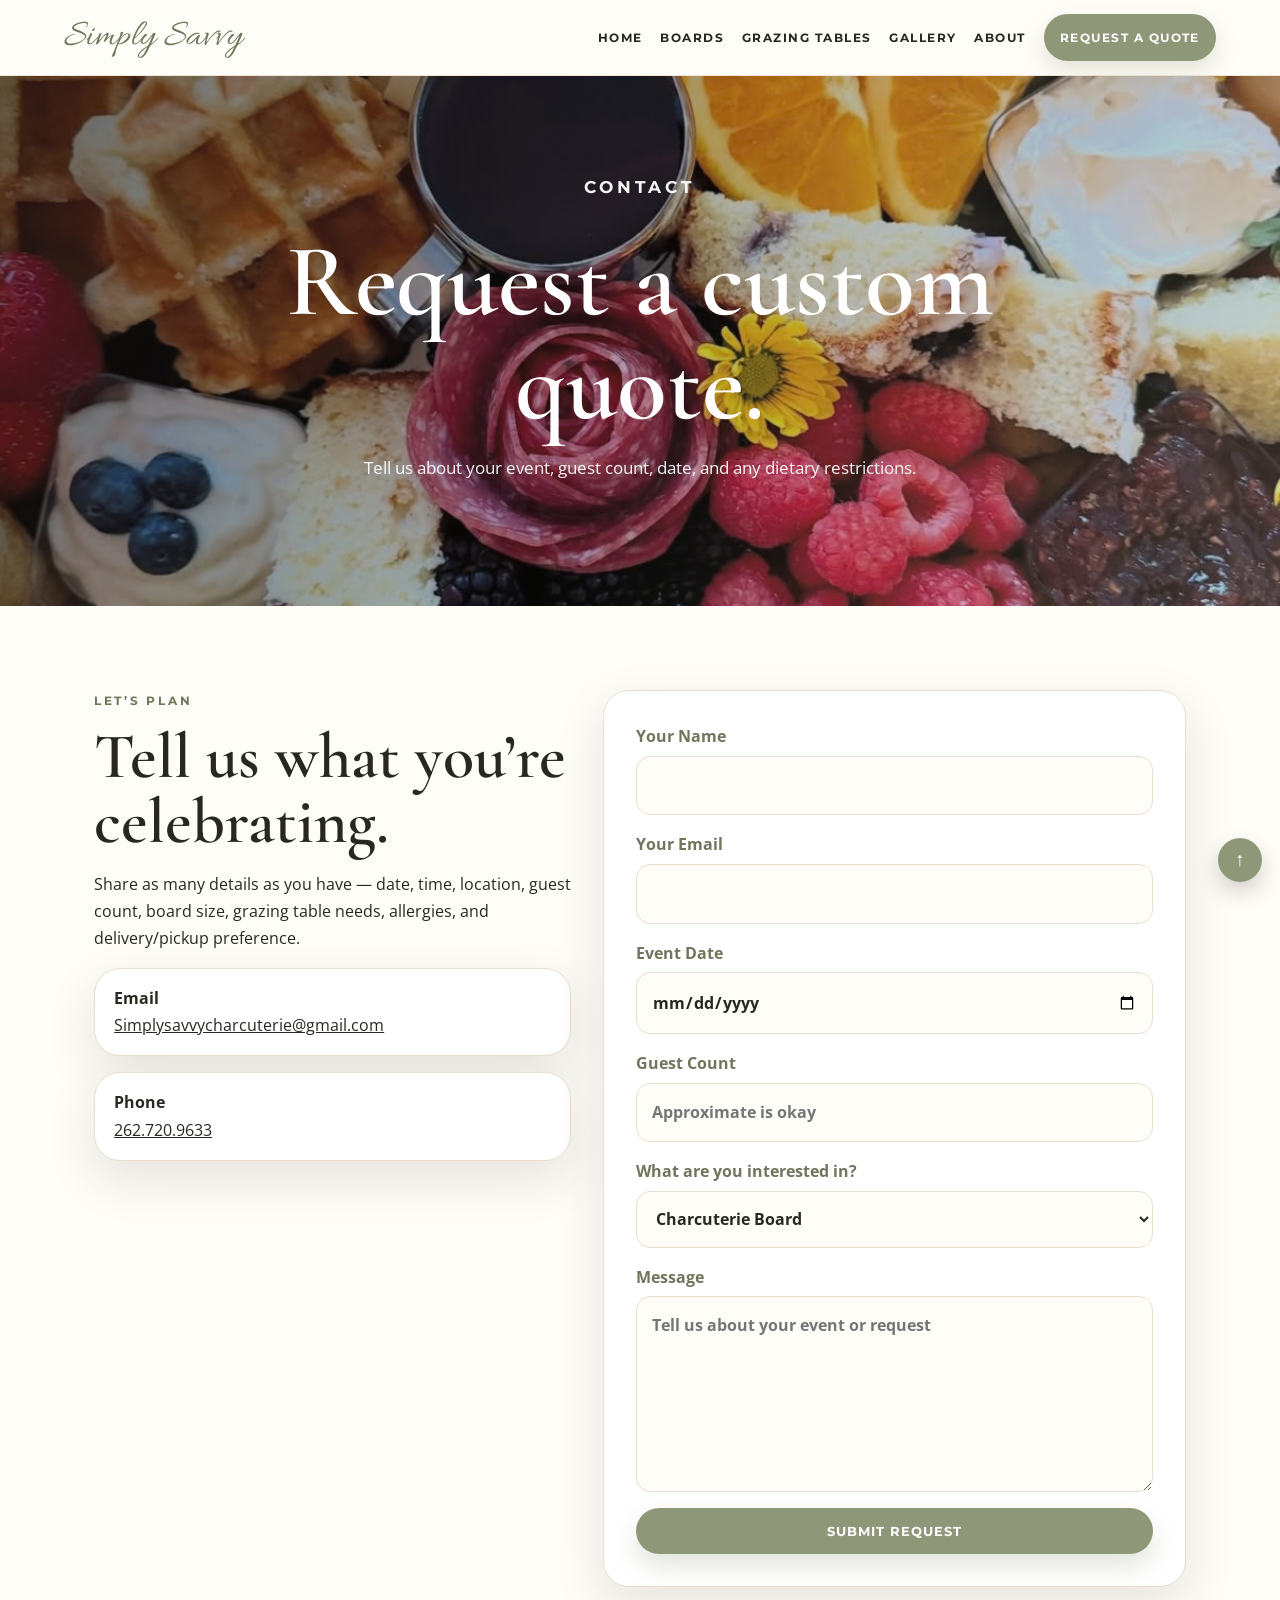
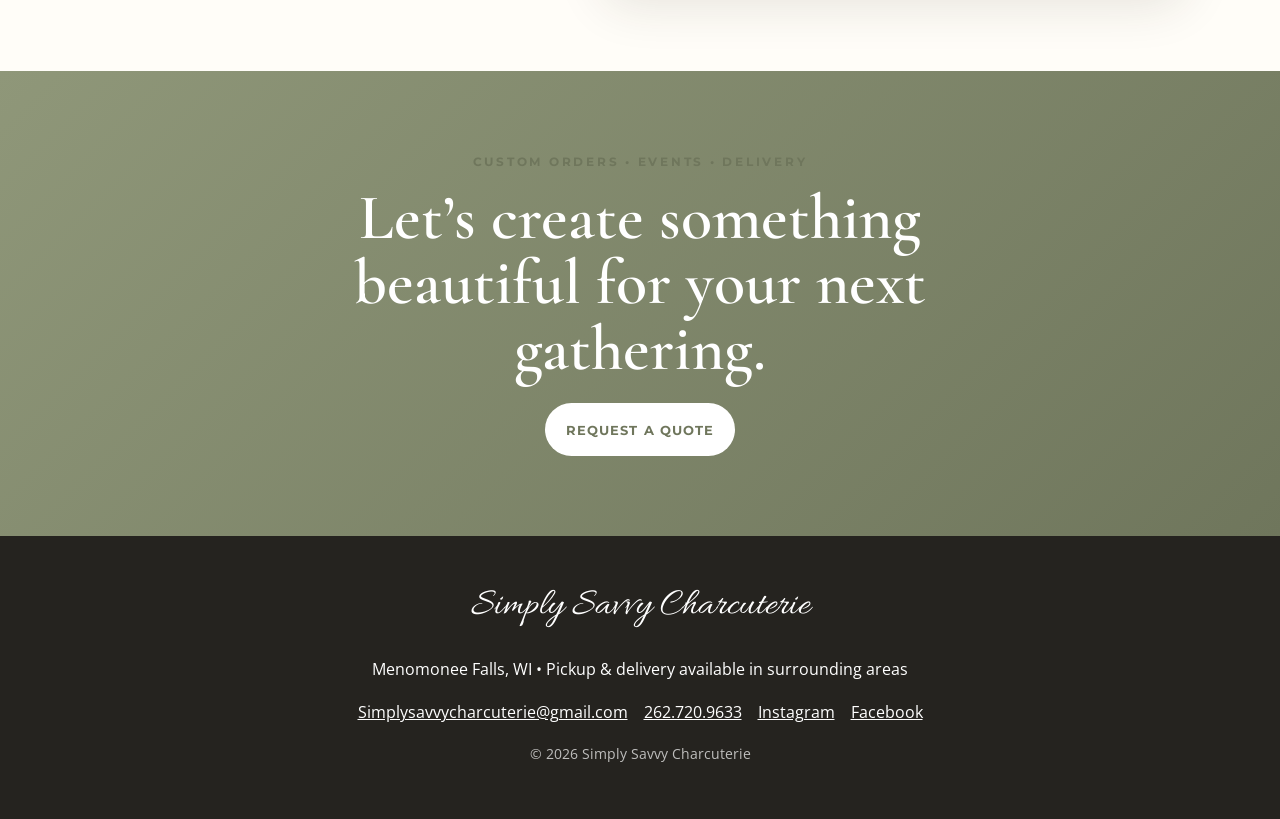
<file: contact.html>
<!DOCTYPE html>
<html lang="en">
<head>
  <meta charset="UTF-8" />
  <meta name="viewport" content="width=device-width, initial-scale=1.0" />
  <link rel="icon" href="favicon.jpg" type="image/png" />
  <link href="https://fonts.googleapis.com/css2?family=Allura&family=Cormorant+Garamond:wght@500;600;700&family=Montserrat:wght@400;500;600;700&family=Open+Sans:wght@400;500;600&display=swap" rel="stylesheet" />
  <link rel="stylesheet" href="styles.css" />
  <script async src="https://www.googletagmanager.com/gtag/js?id=G-SJ7EQNNYXX"></script>
  <script>
    window.dataLayer = window.dataLayer || [];
    function gtag(){dataLayer.push(arguments);}
    gtag('js', new Date());
    gtag('config', 'G-SJ7EQNNYXX');
  </script>

  <title>Contact | Simply Savvy Charcuterie</title>
  <meta name="description" content="Request a custom quote for charcuterie boards, cups, grazing tables, and events." />
</head>
<body>

  <nav class="site-nav">
    <a class="brand" href="index.html">Simply Savvy</a>
    <button class="nav-toggle" aria-label="Toggle navigation" onclick="document.body.classList.toggle('nav-open')">☰</button>
    <div class="nav-links">
      <a href="index.html">Home</a>
      <a href="boards.html">Boards</a>
      <a href="grazing.html">Grazing Tables</a>
      <a href="gallery.html">Gallery</a>
      <a href="about.html">About</a>
      <a class="nav-cta" href="contact.html">Request a Quote</a>
    </div>
  </nav>


  <header class="page-hero contact-hero"><div class="hero-overlay"></div><div class="page-inner reveal"><p class="eyebrow">Contact</p><h1>Request a custom quote.</h1><p>Tell us about your event, guest count, date, and any dietary restrictions.</p></div></header>
  <section class="section contact-section">
    <div class="contact-grid reveal">
      <div>
        <p class="eyebrow dark">Let’s plan</p>
        <h2>Tell us what you’re celebrating.</h2>
        <p>Share as many details as you have — date, time, location, guest count, board size, grazing table needs, allergies, and delivery/pickup preference.</p>
        <div class="contact-box"><strong>Email</strong><br><a href="mailto:Simplysavvycharcuterie@gmail.com">Simplysavvycharcuterie@gmail.com</a></div>
        <div class="contact-box"><strong>Phone</strong><br><a href="tel:2627209633">262.720.9633</a></div>
      </div>
      <form class="contact-form" name="contact" method="POST" data-netlify="true" action="/thank-you.html">
        <input type="hidden" name="form-name" value="contact" />
        <label>Your Name<input type="text" name="name" required /></label>
        <label>Your Email<input type="email" name="email" required /></label>
        <label>Event Date<input type="date" name="event-date" /></label>
        <label>Guest Count<input type="text" name="guest-count" placeholder="Approximate is okay" /></label>
        <label>What are you interested in?<select name="service"><option>Charcuterie Board</option><option>Char-Cutie Cups</option><option>Grazing Table</option><option>Brunch Board</option><option>Letter or Number Board</option><option>Specialty Board</option><option>Not sure yet</option></select></label>
        <label>Message<textarea name="message" rows="6" placeholder="Tell us about your event or request" required></textarea></label>
        <button class="btn primary" type="submit">Submit Request</button>
      </form>
    </div>
  </section>


  <section class="final-cta">
    <p class="eyebrow dark">Custom orders • events • delivery</p>
    <h2>Let’s create something beautiful for your next gathering.</h2>
    <a class="btn light" href="contact.html">Request a Quote</a>
  </section>
  <footer class="site-footer">
    <div class="footer-brand">Simply Savvy Charcuterie</div>
    <p>Menomonee Falls, WI • Pickup & delivery available in surrounding areas</p>
    <div class="footer-links">
      <a href="mailto:Simplysavvycharcuterie@gmail.com">Simplysavvycharcuterie@gmail.com</a>
      <a href="tel:2627209633">262.720.9633</a>
      <a href="https://www.instagram.com/simplysavvycharcuterie/" target="_blank" rel="noopener">Instagram</a>
      <a href="https://www.facebook.com/people/Simply-Savvy-Charcuterie/61576973744688/" target="_blank" rel="noopener">Facebook</a>
    </div>
    <p class="copyright">© 2026 Simply Savvy Charcuterie</p>
  </footer>
  <button class="back-to-top" onclick="window.scrollTo({ top: 0, behavior: 'smooth' })" aria-label="Back to top">↑</button>
  <script src="script.js"></script>

</body>
</html>
</file>
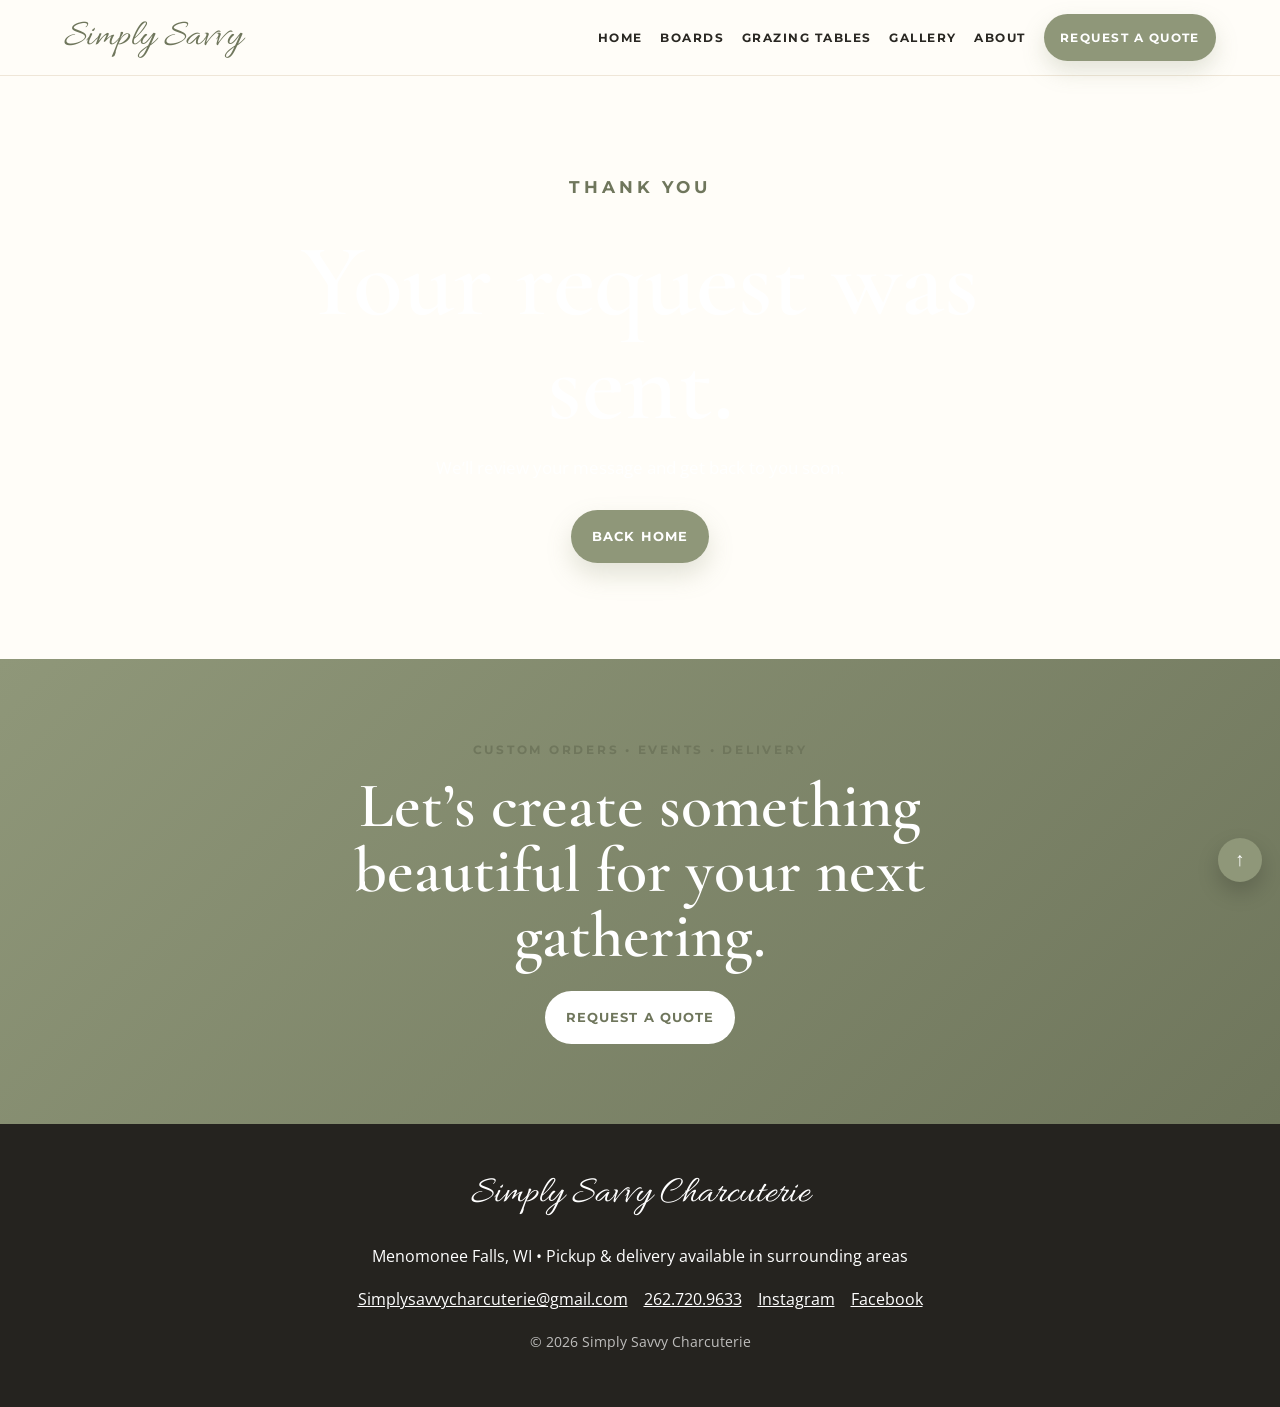
<file: thank-you.html>
<!DOCTYPE html>
<html lang="en">
<head>
  <meta charset="UTF-8" />
  <meta name="viewport" content="width=device-width, initial-scale=1.0" />
  <link rel="icon" href="favicon.jpg" type="image/png" />
  <link href="https://fonts.googleapis.com/css2?family=Allura&family=Cormorant+Garamond:wght@500;600;700&family=Montserrat:wght@400;500;600;700&family=Open+Sans:wght@400;500;600&display=swap" rel="stylesheet" />
  <link rel="stylesheet" href="styles.css" />
  <script async src="https://www.googletagmanager.com/gtag/js?id=G-SJ7EQNNYXX"></script>
  <script>
    window.dataLayer = window.dataLayer || [];
    function gtag(){dataLayer.push(arguments);}
    gtag('js', new Date());
    gtag('config', 'G-SJ7EQNNYXX');
  </script>

  <title>Thank You | Simply Savvy Charcuterie</title>
  <meta name="description" content="Thank you for contacting Simply Savvy Charcuterie." />
</head>
<body>

  <nav class="site-nav">
    <a class="brand" href="index.html">Simply Savvy</a>
    <button class="nav-toggle" aria-label="Toggle navigation" onclick="document.body.classList.toggle('nav-open')">☰</button>
    <div class="nav-links">
      <a href="index.html">Home</a>
      <a href="boards.html">Boards</a>
      <a href="grazing.html">Grazing Tables</a>
      <a href="gallery.html">Gallery</a>
      <a href="about.html">About</a>
      <a class="nav-cta" href="contact.html">Request a Quote</a>
    </div>
  </nav>


  <header class="page-hero"><div class="page-inner reveal"><p class="eyebrow dark">Thank you</p><h1>Your request was sent.</h1><p>We’ll review your message and get back to you soon.</p><a class="btn primary" href="index.html">Back Home</a></div></header>


  <section class="final-cta">
    <p class="eyebrow dark">Custom orders • events • delivery</p>
    <h2>Let’s create something beautiful for your next gathering.</h2>
    <a class="btn light" href="contact.html">Request a Quote</a>
  </section>
  <footer class="site-footer">
    <div class="footer-brand">Simply Savvy Charcuterie</div>
    <p>Menomonee Falls, WI • Pickup & delivery available in surrounding areas</p>
    <div class="footer-links">
      <a href="mailto:Simplysavvycharcuterie@gmail.com">Simplysavvycharcuterie@gmail.com</a>
      <a href="tel:2627209633">262.720.9633</a>
      <a href="https://www.instagram.com/simplysavvycharcuterie/" target="_blank" rel="noopener">Instagram</a>
      <a href="https://www.facebook.com/people/Simply-Savvy-Charcuterie/61576973744688/" target="_blank" rel="noopener">Facebook</a>
    </div>
    <p class="copyright">© 2026 Simply Savvy Charcuterie</p>
  </footer>
  <button class="back-to-top" onclick="window.scrollTo({ top: 0, behavior: 'smooth' })" aria-label="Back to top">↑</button>
  <script src="script.js"></script>

</body>
</html>
</file>
<file: styles.css>
:root{--sage:#8f9779;--sage-dark:#6f765c;--cream:#f7f2e9;--ivory:#fffdf8;--champagne:#d6b47d;--ink:#292722;--muted:#706d64;--line:#eadfce;--shadow:0 18px 50px rgba(50,42,28,.12)}
*{box-sizing:border-box}html{scroll-behavior:smooth}body{margin:0;font-family:'Open Sans',sans-serif;background:var(--ivory);color:var(--ink);line-height:1.7}img{max-width:100%;display:block}a{color:inherit}.site-nav{position:sticky;top:0;z-index:1000;display:flex;justify-content:space-between;align-items:center;padding:.9rem 5%;background:rgba(255,253,248,.92);backdrop-filter:blur(14px);border-bottom:1px solid rgba(234,223,206,.75)}.brand{font-family:'Allura',cursive;font-size:2.35rem;color:var(--sage-dark);text-decoration:none;line-height:1}.nav-links{display:flex;align-items:center;gap:1.1rem}.nav-links a{font-family:'Montserrat',sans-serif;font-size:.78rem;letter-spacing:.12em;text-transform:uppercase;text-decoration:none;font-weight:700;color:var(--ink)}.nav-links a:hover{color:var(--sage-dark)}.nav-cta{background:var(--sage);color:#fff!important;border-radius:999px;padding:.78rem 1rem;box-shadow:0 10px 22px rgba(143,151,121,.25)}.nav-toggle{display:none;background:transparent;border:0;font-size:1.7rem;color:var(--sage-dark)}.hero,.page-hero{position:relative;min-height:78vh;display:grid;place-items:center;text-align:center;color:#fff;padding:6rem 1rem;background-size:cover;background-position:center}.home-hero{background-image:url('assets/Banner Picture.png')}.boards-hero{background-image:url('assets/Large.jpg')}.grazing-hero{background-image:url('assets/Grazing.jpg')}.gallery-hero{background-image:url('assets/medium 3.jpg')}.about-hero{background-image:url('assets/Small board 2.jpg')}.contact-hero{background-image:url('assets/brunch new.jpg')}.hero-overlay{position:absolute;inset:0;background:linear-gradient(115deg,rgba(22,20,17,.62),rgba(22,20,17,.28),rgba(143,151,121,.28))}.hero-inner,.page-inner{position:relative;max-width:850px;z-index:1}.hero-logo{width:min(540px,86vw);margin:0 auto 1rem}.eyebrow{margin:0 0 .8rem;font-family:'Montserrat',sans-serif;font-size:.78rem;font-weight:700;letter-spacing:.22em;text-transform:uppercase;color:#fff}.eyebrow.dark{color:var(--sage-dark)}h1,h2,h3{font-family:'Cormorant Garamond',serif;line-height:1.02}h1{font-size:clamp(3rem,8vw,6.6rem);font-weight:600;margin:.2rem 0 1rem}h2{font-size:clamp(2.4rem,5vw,4.4rem);font-weight:600;margin:.2rem 0 1rem}h3{font-size:1.8rem;margin:.2rem 0 .55rem;color:var(--sage-dark)}.hero-copy,.page-inner p{font-size:1.08rem;max-width:680px;margin:0 auto 1.7rem;color:rgba(255,255,255,.95)}.button-row{display:flex;justify-content:center;gap:.9rem;flex-wrap:wrap}.btn{display:inline-flex;align-items:center;justify-content:center;border-radius:999px;padding:.95rem 1.35rem;text-decoration:none;font-family:'Montserrat',sans-serif;font-weight:700;font-size:.82rem;letter-spacing:.08em;text-transform:uppercase;border:0;cursor:pointer}.btn.primary{background:var(--sage);color:#fff;box-shadow:0 12px 24px rgba(143,151,121,.25)}.btn.light{background:#fff;color:var(--sage-dark)}.btn.outline{background:transparent;border:1px solid var(--sage);color:var(--sage-dark)}.section{padding:5.25rem 5%;max-width:1220px;margin:auto}.section.cream,.cream{background:var(--cream);max-width:none}.section-heading{text-align:center;max-width:760px;margin:0 auto 2.5rem}.intro-strip{text-align:center;max-width:920px;padding-top:4rem;padding-bottom:4rem}.intro-strip h2{font-size:clamp(2rem,4vw,3.5rem)}.script{font-family:'Allura',cursive;color:var(--champagne);font-size:2.4rem;margin:0}.center,.center-text{text-align:center}.feature-cards,.cards{display:grid;grid-template-columns:repeat(3,1fr);gap:1.4rem}.feature-card,.price-card,.mini-card,.testimonial,.contact-form,.contact-box,.details-grid>div{background:#fff;border:1px solid var(--line);border-radius:26px;box-shadow:var(--shadow);overflow:hidden}.feature-card img{height:320px;width:100%;object-fit:cover}.feature-card div,.price-card div,.mini-card{padding:1.4rem}.feature-card a{color:var(--sage-dark);font-weight:700;text-decoration:none}.split{display:grid;grid-template-columns:1fr 1fr;gap:3rem;align-items:center;max-width:1180px;margin:auto}.split img{border-radius:34px;box-shadow:var(--shadow);aspect-ratio:4/5;object-fit:cover;width:100%}.gallery-preview{display:grid;grid-template-columns:repeat(4,1fr);gap:1rem;margin-bottom:2rem}.gallery-preview img{height:280px;width:100%;object-fit:cover;border-radius:24px;box-shadow:var(--shadow)}.testimonial-grid,.details-grid{display:grid;grid-template-columns:repeat(3,1fr);gap:1.3rem;max-width:1120px;margin:auto}.testimonial{padding:1.5rem;font-style:italic}.stars{color:var(--champagne);font-style:normal;letter-spacing:.1em}.page-hero{min-height:55vh}.menu-layout{display:grid;grid-template-columns:repeat(2,1fr);gap:1.35rem}.price-card{display:grid;grid-template-columns:190px 1fr;align-items:center}.price-card img{height:100%;min-height:220px;width:100%;object-fit:cover}.price{font-weight:700;color:var(--sage-dark);font-size:1.05rem}.mini-card{text-align:center}.mini-card img{height:240px;width:100%;object-fit:cover;border-radius:18px;margin-bottom:1rem}.details-grid>div{padding:1.5rem;text-align:center}.luxury-gallery{display:grid;grid-template-columns:repeat(5,1fr);gap:1rem}.gallery-item{position:relative;overflow:hidden;border-radius:24px;background:var(--cream);box-shadow:var(--shadow);min-height:260px}.gallery-item img{width:100%;height:310px;object-fit:cover;transition:transform .4s ease}.gallery-item:hover img{transform:scale(1.04)}.gallery-item p{position:absolute;left:0;right:0;bottom:0;margin:0;padding:1rem;background:linear-gradient(transparent,rgba(0,0,0,.68));color:#fff;font-weight:700;text-align:center}.gallery-item.missing div{height:310px;display:grid;place-items:center;padding:1rem;text-align:center;color:var(--sage-dark)}.gallery-item.missing div:before{content:'Add photo to assets folder';}.note{text-align:center;color:var(--muted);margin-top:2rem}.narrow{max-width:820px}.narrow p{font-size:1.05rem}.contact-grid{display:grid;grid-template-columns:.9fr 1.1fr;gap:2rem;align-items:start}.contact-form{padding:2rem;display:grid;gap:1rem}.contact-form label{font-weight:700;color:var(--sage-dark)}input,textarea,select{width:100%;display:block;margin-top:.35rem;padding:.95rem;border:1px solid var(--line);border-radius:14px;font:inherit;background:#fffdf8;color:var(--ink)}.contact-box{padding:1rem 1.2rem;margin:1rem 0}.final-cta{background:linear-gradient(135deg,var(--sage),var(--sage-dark));color:#fff;text-align:center;padding:5rem 5%}.final-cta h2{max-width:800px;margin:.2rem auto 1.4rem}.site-footer{background:#25231f;color:#fff;text-align:center;padding:2.4rem 5%}.footer-brand{font-family:'Allura',cursive;font-size:2.4rem;color:#fff}.footer-links{display:flex;justify-content:center;gap:1rem;flex-wrap:wrap;margin:1rem 0}.footer-links a{color:#fff}.copyright{color:rgba(255,255,255,.7);font-size:.9rem}.back-to-top{position:fixed;right:18px;bottom:18px;background:var(--sage);color:#fff;border:0;border-radius:999px;width:44px;height:44px;font-size:1.2rem;cursor:pointer;box-shadow:0 10px 22px rgba(0,0,0,.18)}.reveal{opacity:0;transform:translateY(18px);transition:opacity .7s ease,transform .7s ease}.reveal.visible{opacity:1;transform:translateY(0)}@media(max-width:980px){.feature-cards,.cards,.testimonial-grid,.details-grid{grid-template-columns:1fr}.menu-layout{grid-template-columns:1fr}.luxury-gallery{grid-template-columns:repeat(2,1fr)}.gallery-preview{grid-template-columns:repeat(2,1fr)}.split,.contact-grid{grid-template-columns:1fr}.price-card{grid-template-columns:1fr}.price-card img{height:260px}.section{padding:4rem 1rem}}@media(max-width:760px){.nav-toggle{display:block}.nav-links{display:none;position:absolute;top:100%;left:0;right:0;background:var(--ivory);padding:1rem;flex-direction:column;border-bottom:1px solid var(--line)}.nav-open .nav-links{display:flex}.hero,.page-hero{min-height:66vh;padding:4.5rem 1rem}.page-hero{min-height:48vh}.feature-card img,.gallery-preview img,.gallery-item img{height:245px}.luxury-gallery{grid-template-columns:1fr}.footer-links{flex-direction:column}.brand{font-size:2rem}}

/* About page side-by-side sections */
.about-intro,
.founder-container {
  display: flex;
  flex-direction: row;
  align-items: center;
  justify-content: center;
  gap: 50px;
  max-width: 1100px;
  margin: 4rem auto;
  padding: 0 2rem;
}

.about-intro-image,
.founder-photo {
  flex: 0 0 300px;
  max-width: 300px;
}

.about-intro-image img,
.founder-photo img {
  width: 300px !important;
  height: 400px !important;
  max-width: 300px !important;
  object-fit: cover;
  border-radius: 18px;
  box-shadow: var(--shadow);
}

.about-intro-content,
.founder-content {
  flex: 1;
  max-width: 650px;
}

.about-intro-content .section-title,
.about-intro-content .script,
.founder-content h2 {
  text-align: left;
}

.about-intro-content p,
.founder-content p {
  font-size: 1.02rem;
  line-height: 1.8;
  color: var(--muted);
}

/* Mobile version */
@media (max-width: 760px) {
  .about-intro,
  .founder-container {
    flex-direction: column;
    text-align: center;
    gap: 2rem;
  }

  .about-intro-image,
  .founder-photo {
    flex: none;
    max-width: 260px;
  }

  .about-intro-image img,
  .founder-photo img {
    width: 260px;
    height: 340px;
  }

  .about-intro-content .section-title,
  .about-intro-content .script,
  .founder-content h2 {
    text-align: center;
  }
}


/* Show more of brunch and letter board photos */

.mini-card img.show-full-photo {
  object-fit: cover;
  object-position: center top;
}
</file>
